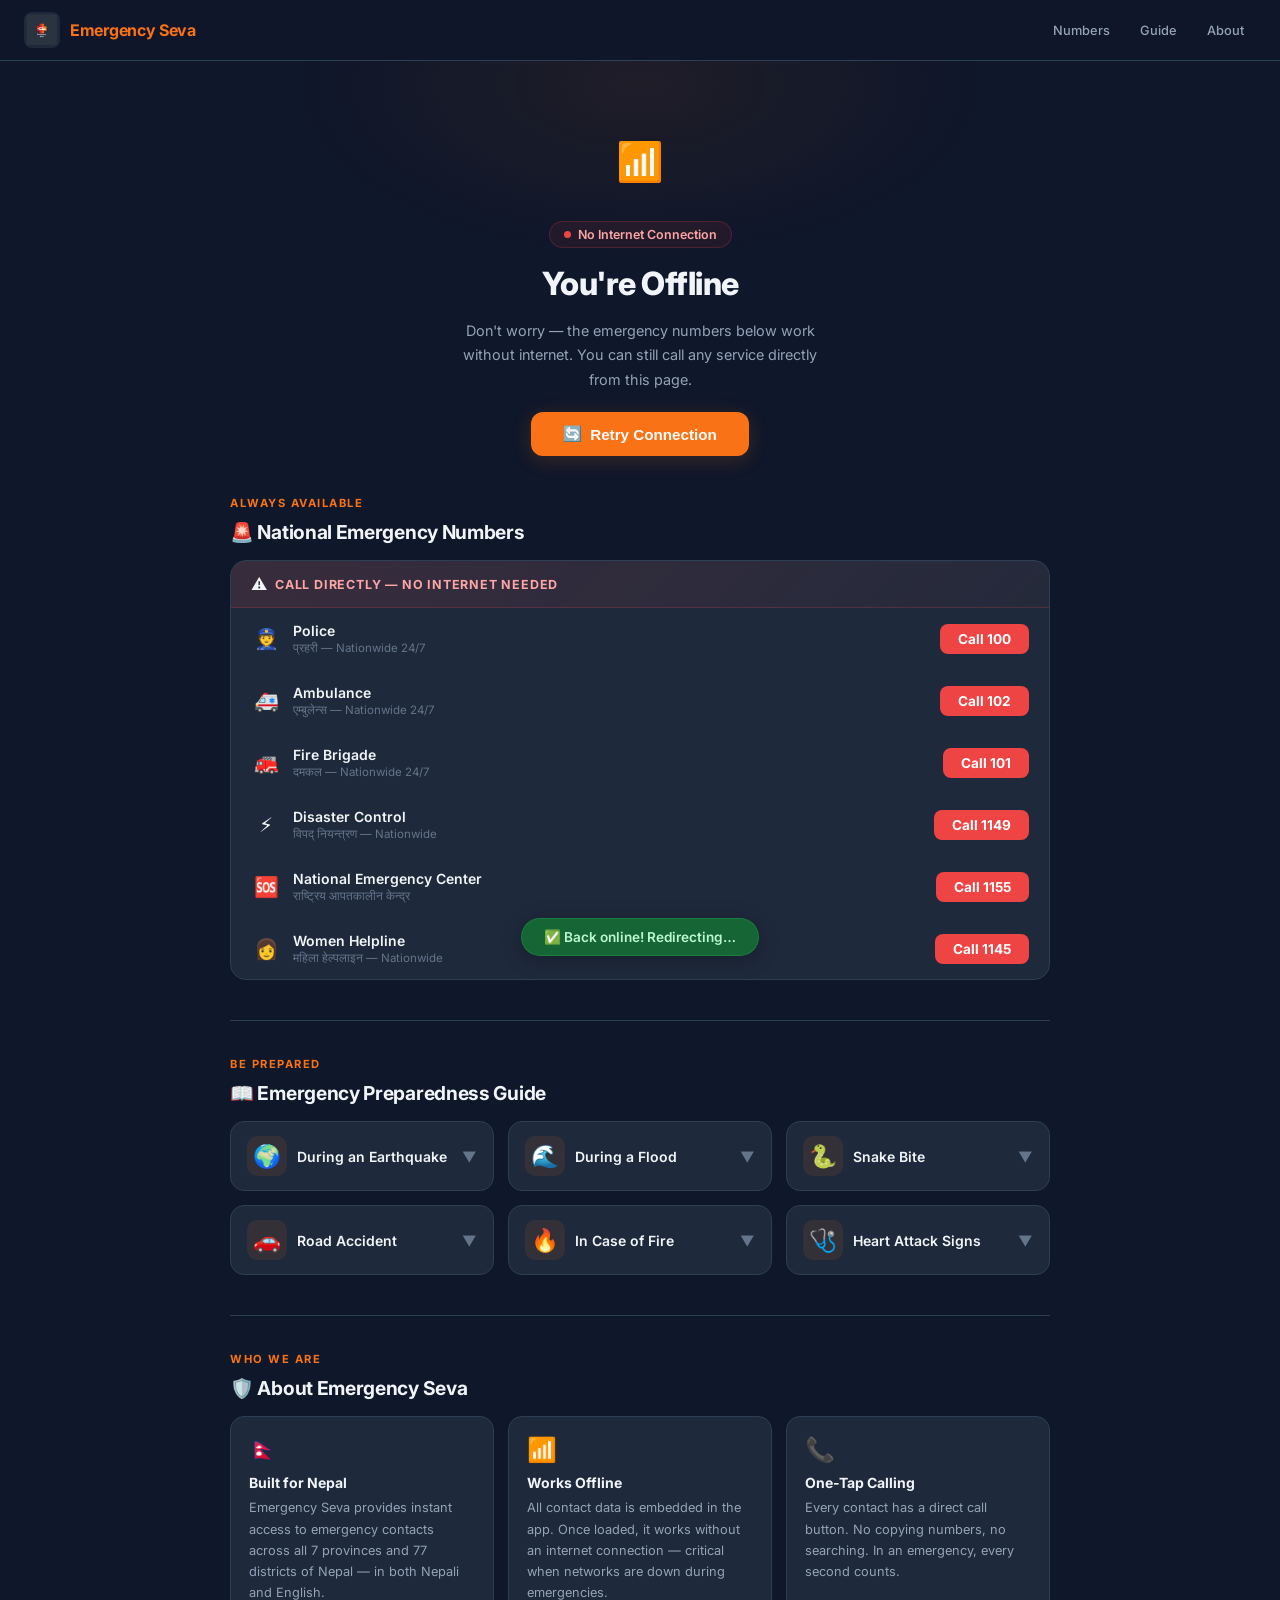
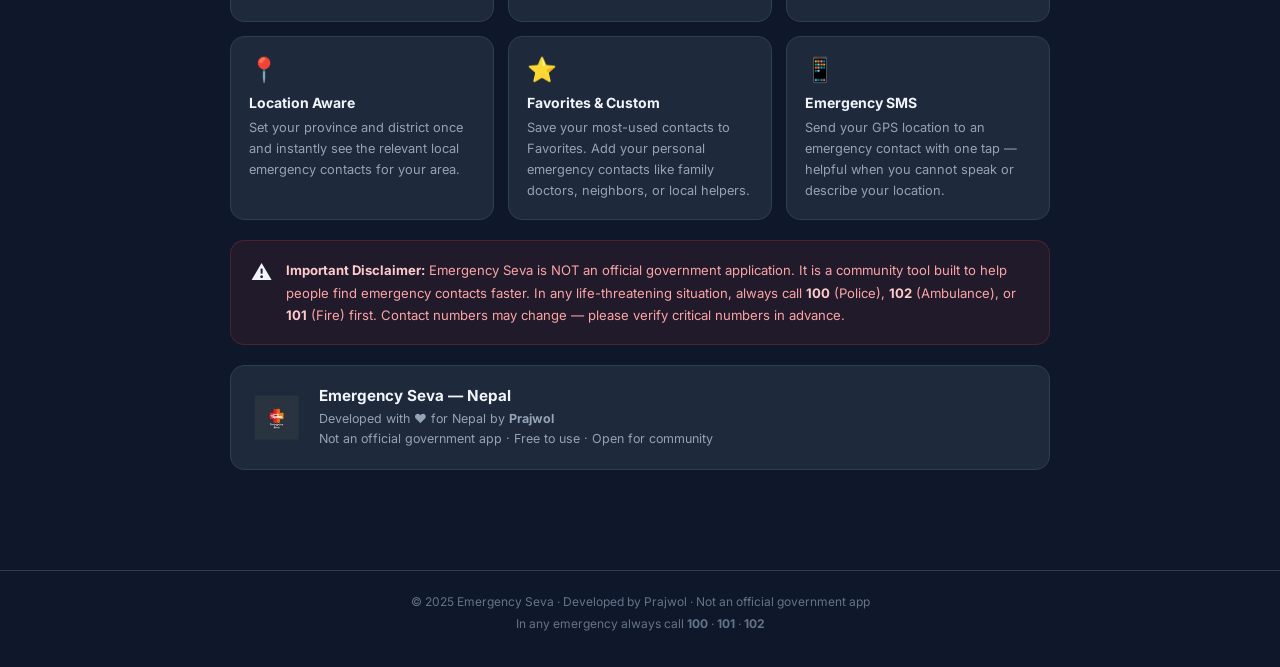
<file: offline.html>
<!DOCTYPE html>
<html lang="ne">
<head>
  <meta charset="UTF-8"/>
  <meta name="viewport" content="width=device-width, initial-scale=1.0"/>
  <title>Offline — Emergency Seva</title>
  <link rel="preconnect" href="https://fonts.googleapis.com"/>
  <link href="https://fonts.googleapis.com/css2?family=Inter:wght@400;500;600;700;800&display=swap" rel="stylesheet"/>
  <style>
    *, *::before, *::after { box-sizing: border-box; margin: 0; padding: 0; }

    :root {
      --orange: #f97316;
      --orange-dark: #ea6c0a;
      --orange-glow: #f9731618;
      --red: #ef4444;
      --red-dim: #ef444415;
      --red-border: #ef444435;
      --bg: #0f172a;
      --bg-card: #1e293b;
      --bg-card2: #162032;
      --text: #f1f5f9;
      --text-muted: #94a3b8;
      --text-dim: #64748b;
      --border: #2d3f55;
      --border-light: #1e293b;
      --green: #22c55e;
    }

    html { scroll-behavior: smooth; }

    body {
      font-family: 'Inter', system-ui, sans-serif;
      background: var(--bg);
      color: var(--text);
      min-height: 100vh;
      padding: 0;
      overflow-x: hidden;
    }

    /* Ambient glow */
    body::before {
      content: '';
      position: fixed;
      top: -10%;
      left: 50%;
      transform: translateX(-50%);
      width: 700px;
      height: 350px;
      background: radial-gradient(ellipse, #f9731612 0%, transparent 70%);
      pointer-events: none;
      z-index: 0;
    }

    /* ── NAV ── */
    .nav {
      position: sticky;
      top: 0;
      z-index: 100;
      background: #0f172aee;
      backdrop-filter: blur(12px);
      border-bottom: 1px solid var(--border);
      padding: 12px 24px;
      display: flex;
      align-items: center;
      justify-content: space-between;
    }
    .nav-brand {
      display: flex;
      align-items: center;
      gap: 10px;
      text-decoration: none;
    }
    .nav-logo {
      width: 36px;
      height: 36px;
      border-radius: 8px;
      object-fit: cover;
    }
    .nav-name {
      font-size: 1rem;
      font-weight: 700;
      color: var(--orange);
      letter-spacing: -0.3px;
    }
    .nav-links {
      display: flex;
      gap: 6px;
    }
    .nav-link {
      color: var(--text-muted);
      text-decoration: none;
      font-size: 0.8rem;
      font-weight: 500;
      padding: 6px 12px;
      border-radius: 8px;
      transition: background 0.15s, color 0.15s;
    }
    .nav-link:hover { background: #ffffff0a; color: var(--text); }

    /* ── HERO ── */
    .hero {
      position: relative;
      z-index: 1;
      text-align: center;
      padding: 56px 24px 40px;
      display: flex;
      flex-direction: column;
      align-items: center;
      gap: 16px;
      animation: fadeUp 0.5s ease both;
    }
    @keyframes fadeUp {
      from { opacity: 0; transform: translateY(20px); }
      to   { opacity: 1; transform: translateY(0); }
    }

    .signal-wrap {
      position: relative;
      width: 88px;
      height: 88px;
      display: flex;
      align-items: center;
      justify-content: center;
    }
    .signal-ring {
      position: absolute;
      inset: 0;
      border-radius: 50%;
      border: 2px solid var(--orange);
      opacity: 0;
      animation: pulse-ring 2.2s ease-out infinite;
    }
    .signal-ring:nth-child(2) { animation-delay: 0.55s; }
    .signal-ring:nth-child(3) { animation-delay: 1.1s; }
    @keyframes pulse-ring {
      0%   { transform: scale(0.55); opacity: 0.7; }
      100% { transform: scale(1.5); opacity: 0; }
    }
    .signal-icon { position: relative; z-index: 1; font-size: 2.4rem; }

    .status-pill {
      display: inline-flex;
      align-items: center;
      gap: 7px;
      background: var(--red-dim);
      border: 1px solid var(--red-border);
      border-radius: 999px;
      padding: 5px 14px;
      font-size: 0.78rem;
      font-weight: 600;
      color: #fca5a5;
    }
    .status-dot {
      width: 7px; height: 7px;
      border-radius: 50%;
      background: var(--red);
      animation: blink 1.5s ease-in-out infinite;
    }
    @keyframes blink {
      0%, 100% { opacity: 1; }
      50%       { opacity: 0.15; }
    }

    .hero h1 {
      font-size: clamp(1.5rem, 4vw, 2rem);
      font-weight: 800;
      letter-spacing: -0.5px;
      color: var(--text);
    }
    .hero p {
      font-size: 0.9rem;
      color: var(--text-muted);
      line-height: 1.7;
      max-width: 360px;
    }

    .retry-btn {
      background: var(--orange);
      color: white;
      border: none;
      padding: 13px 32px;
      border-radius: 12px;
      font-size: 0.95rem;
      font-weight: 700;
      cursor: pointer;
      box-shadow: 0 4px 20px #f9731630;
      transition: background 0.15s, transform 0.1s, box-shadow 0.15s;
      display: inline-flex;
      align-items: center;
      gap: 8px;
      margin-top: 4px;
    }
    .retry-btn:hover  { background: var(--orange-dark); box-shadow: 0 4px 28px #f9731650; }
    .retry-btn:active { transform: scale(0.97); }
    .retry-btn:disabled { opacity: 0.65; cursor: not-allowed; }
    .spinner {
      display: none; width: 16px; height: 16px;
      border: 2px solid #ffffff40; border-top-color: white;
      border-radius: 50%; animation: spin 0.7s linear infinite;
    }
    @keyframes spin { to { transform: rotate(360deg); } }

    /* ── SECTIONS ── */
    .page { max-width: 860px; margin: 0 auto; padding: 0 20px 60px; }
    .section { margin-bottom: 40px; animation: fadeUp 0.5s ease both; }

    .section-label {
      font-size: 0.7rem;
      font-weight: 700;
      letter-spacing: 1.5px;
      text-transform: uppercase;
      color: var(--orange);
      margin-bottom: 10px;
    }
    .section-title {
      font-size: 1.2rem;
      font-weight: 700;
      color: var(--text);
      margin-bottom: 16px;
      letter-spacing: -0.3px;
    }

    /* ── EMERGENCY NUMBERS ── */
    .emergency-card {
      background: var(--bg-card);
      border: 1px solid var(--border);
      border-radius: 16px;
      overflow: hidden;
    }
    .emergency-card-header {
      background: linear-gradient(135deg, #ef444420, #ef444408);
      border-bottom: 1px solid var(--red-border);
      padding: 13px 20px;
      display: flex;
      align-items: center;
      gap: 8px;
    }
    .emergency-card-header h3 {
      font-size: 0.78rem;
      font-weight: 700;
      color: #fca5a5;
      text-transform: uppercase;
      letter-spacing: 0.8px;
    }
    .number-item {
      display: flex;
      justify-content: space-between;
      align-items: center;
      padding: 14px 20px;
      border-bottom: 1px solid var(--border-light);
      transition: background 0.15s;
    }
    .number-item:last-child { border-bottom: none; }
    .number-item:hover { background: #ffffff05; }
    .number-left { display: flex; align-items: center; gap: 12px; }
    .number-emoji { font-size: 1.25rem; width: 30px; text-align: center; }
    .number-label { font-size: 0.875rem; font-weight: 600; color: var(--text); display: block; }
    .number-sub { font-size: 0.72rem; color: var(--text-dim); display: block; margin-top: 2px; }
    .call-btn {
      background: var(--red);
      color: white;
      padding: 7px 18px;
      border-radius: 8px;
      text-decoration: none;
      font-size: 0.85rem;
      font-weight: 700;
      transition: background 0.15s, transform 0.1s;
      white-space: nowrap;
    }
    .call-btn:hover  { background: #dc2626; }
    .call-btn:active { transform: scale(0.95); }

    /* ── EMERGENCY GUIDE ── */
    .guide-grid {
      display: grid;
      grid-template-columns: repeat(auto-fill, minmax(260px, 1fr));
      gap: 14px;
    }
    .guide-card {
      background: var(--bg-card);
      border: 1px solid var(--border);
      border-radius: 14px;
      overflow: hidden;
      cursor: pointer;
      transition: border-color 0.2s, transform 0.15s;
    }
    .guide-card:hover { border-color: var(--orange); transform: translateY(-2px); }
    .guide-card.open { border-color: var(--orange); }
    .guide-card-header {
      display: flex;
      align-items: center;
      justify-content: space-between;
      padding: 14px 16px;
      gap: 10px;
    }
    .guide-card-left { display: flex; align-items: center; gap: 10px; }
    .guide-emoji {
      font-size: 1.4rem;
      width: 40px; height: 40px;
      background: var(--orange-glow);
      border-radius: 10px;
      display: flex; align-items: center; justify-content: center;
      flex-shrink: 0;
    }
    .guide-title { font-size: 0.875rem; font-weight: 600; color: var(--text); }
    .guide-chevron {
      color: var(--text-dim);
      font-size: 0.9rem;
      transition: transform 0.25s;
      flex-shrink: 0;
    }
    .guide-card.open .guide-chevron { transform: rotate(180deg); color: var(--orange); }
    .guide-steps {
      display: none;
      padding: 0 16px 16px;
      border-top: 1px solid var(--border-light);
      margin-top: 0;
    }
    .guide-card.open .guide-steps { display: block; }
    .guide-steps ol {
      padding-left: 18px;
      margin-top: 12px;
    }
    .guide-steps li {
      font-size: 0.82rem;
      color: var(--text-muted);
      line-height: 1.65;
      margin-bottom: 6px;
      padding-left: 4px;
    }
    .guide-steps li:last-child { margin-bottom: 0; }
    .step-tag {
      display: inline-block;
      background: var(--orange-glow);
      color: var(--orange);
      font-size: 0.65rem;
      font-weight: 700;
      padding: 1px 6px;
      border-radius: 4px;
      margin-right: 4px;
      vertical-align: middle;
      letter-spacing: 0.5px;
      text-transform: uppercase;
    }

    /* ── ABOUT ── */
    .about-grid {
      display: grid;
      grid-template-columns: repeat(auto-fill, minmax(240px, 1fr));
      gap: 14px;
      margin-bottom: 20px;
    }
    .about-card {
      background: var(--bg-card);
      border: 1px solid var(--border);
      border-radius: 14px;
      padding: 18px;
    }
    .about-card-icon { font-size: 1.5rem; margin-bottom: 10px; }
    .about-card-title { font-size: 0.875rem; font-weight: 700; color: var(--text); margin-bottom: 6px; }
    .about-card-desc  { font-size: 0.8rem; color: var(--text-muted); line-height: 1.65; }

    .disclaimer-box {
      background: var(--red-dim);
      border: 1px solid var(--red-border);
      border-radius: 14px;
      padding: 18px 20px;
      display: flex;
      gap: 14px;
      align-items: flex-start;
    }
    .disclaimer-icon { font-size: 1.3rem; flex-shrink: 0; margin-top: 1px; }
    .disclaimer-text { font-size: 0.82rem; color: #fca5a5; line-height: 1.7; }
    .disclaimer-text strong { color: #fecaca; }

    .about-footer {
      margin-top: 20px;
      background: var(--bg-card);
      border: 1px solid var(--border);
      border-radius: 14px;
      padding: 20px;
      display: flex;
      align-items: center;
      gap: 16px;
    }
    .about-logo { width: 52px; height: 52px; border-radius: 12px; object-fit: cover; }
    .about-footer-text h4 { font-size: 0.95rem; font-weight: 700; color: var(--text); margin-bottom: 4px; }
    .about-footer-text p  { font-size: 0.78rem; color: var(--text-muted); line-height: 1.6; }

    /* ── DIVIDER ── */
    .divider {
      border: none;
      border-top: 1px solid var(--border);
      margin: 8px 0 36px;
    }

    /* ── FOOTER ── */
    .page-footer {
      text-align: center;
      padding: 20px 24px 32px;
      font-size: 0.75rem;
      color: var(--text-dim);
      line-height: 1.8;
      border-top: 1px solid var(--border);
    }

    /* ── ONLINE TOAST ── */
    .online-toast {
      position: fixed;
      bottom: 24px; left: 50%;
      transform: translateX(-50%) translateY(80px);
      background: #166534;
      border: 1px solid #22c55e40;
      color: #bbf7d0;
      padding: 10px 22px;
      border-radius: 999px;
      font-size: 0.85rem;
      font-weight: 600;
      display: flex; align-items: center; gap: 8px;
      transition: transform 0.3s ease;
      z-index: 999;
      white-space: nowrap;
      box-shadow: 0 4px 20px #00000040;
    }
    .online-toast.show { transform: translateX(-50%) translateY(0); }

    @media (max-width: 520px) {
      .nav-links { display: none; }
      .guide-grid, .about-grid { grid-template-columns: 1fr; }
      .about-footer { flex-direction: column; text-align: center; }
    }
    @media (prefers-reduced-motion: reduce) {
      .signal-ring, .status-dot { animation: none; }
      * { animation-duration: 0.01ms !important; }
    }
  </style>
</head>
<body>

  <!-- NAV -->
  <nav class="nav">
    <a class="nav-brand" href="/Emergency-seva/">
      <img class="nav-logo" src="[data-uri]" alt="Emergency Seva Logo"/>
      <span class="nav-name">Emergency Seva</span>
    </a>
    <div class="nav-links">
      <a class="nav-link" href="#numbers">Numbers</a>
      <a class="nav-link" href="#guide">Guide</a>
      <a class="nav-link" href="#about">About</a>
    </div>
  </nav>

  <!-- HERO -->
  <div class="hero">
    <div class="signal-wrap">
      <div class="signal-ring"></div>
      <div class="signal-ring"></div>
      <div class="signal-ring"></div>
      <div class="signal-icon">📶</div>
    </div>
    <div class="status-pill">
      <div class="status-dot"></div>
      No Internet Connection
    </div>
    <h1>You're Offline</h1>
    <p>Don't worry — the emergency numbers below work without internet. You can still call any service directly from this page.</p>
    <button class="retry-btn" id="retry-btn" onclick="retryConnection()">
      <span id="retry-icon">🔄</span>
      <span id="retry-text">Retry Connection</span>
      <div class="spinner" id="spinner"></div>
    </button>
  </div>

  <!-- PAGE CONTENT -->
  <div class="page">

    <!-- EMERGENCY NUMBERS -->
    <div class="section" id="numbers">
      <p class="section-label">Always Available</p>
      <h2 class="section-title">🚨 National Emergency Numbers</h2>
      <div class="emergency-card">
        <div class="emergency-card-header">
          <span>⚠️</span>
          <h3>Call directly — no internet needed</h3>
        </div>
        <div class="number-item">
          <div class="number-left">
            <div class="number-emoji">👮</div>
            <div>
              <span class="number-label">Police</span>
              <span class="number-sub">प्रहरी — Nationwide 24/7</span>
            </div>
          </div>
          <a href="tel:100" class="call-btn">Call 100</a>
        </div>
        <div class="number-item">
          <div class="number-left">
            <div class="number-emoji">🚑</div>
            <div>
              <span class="number-label">Ambulance</span>
              <span class="number-sub">एम्बुलेन्स — Nationwide 24/7</span>
            </div>
          </div>
          <a href="tel:102" class="call-btn">Call 102</a>
        </div>
        <div class="number-item">
          <div class="number-left">
            <div class="number-emoji">🚒</div>
            <div>
              <span class="number-label">Fire Brigade</span>
              <span class="number-sub">दमकल — Nationwide 24/7</span>
            </div>
          </div>
          <a href="tel:101" class="call-btn">Call 101</a>
        </div>
        <div class="number-item">
          <div class="number-left">
            <div class="number-emoji">⚡</div>
            <div>
              <span class="number-label">Disaster Control</span>
              <span class="number-sub">विपद् नियन्त्रण — Nationwide</span>
            </div>
          </div>
          <a href="tel:1149" class="call-btn">Call 1149</a>
        </div>
        <div class="number-item">
          <div class="number-left">
            <div class="number-emoji">🆘</div>
            <div>
              <span class="number-label">National Emergency Center</span>
              <span class="number-sub">राष्ट्रिय आपतकालीन केन्द्र</span>
            </div>
          </div>
          <a href="tel:1155" class="call-btn">Call 1155</a>
        </div>
        <div class="number-item">
          <div class="number-left">
            <div class="number-emoji">👩</div>
            <div>
              <span class="number-label">Women Helpline</span>
              <span class="number-sub">महिला हेल्पलाइन — Nationwide</span>
            </div>
          </div>
          <a href="tel:1145" class="call-btn">Call 1145</a>
        </div>
      </div>
    </div>

    <hr class="divider"/>

    <!-- EMERGENCY GUIDE -->
    <div class="section" id="guide">
      <p class="section-label">Be Prepared</p>
      <h2 class="section-title">📖 Emergency Preparedness Guide</h2>
      <div class="guide-grid">

        <div class="guide-card" onclick="toggleGuide(this)">
          <div class="guide-card-header">
            <div class="guide-card-left">
              <div class="guide-emoji">🌍</div>
              <span class="guide-title">During an Earthquake</span>
            </div>
            <span class="guide-chevron">▼</span>
          </div>
          <div class="guide-steps">
            <ol>
              <li><span class="step-tag">1st</span>DROP to the ground immediately — do not run.</li>
              <li><span class="step-tag">2nd</span>Take COVER under a sturdy table or cover your head with your arms.</li>
              <li><span class="step-tag">3rd</span>HOLD ON until the shaking completely stops.</li>
              <li>Stay away from windows, glass, and anything that could fall.</li>
              <li>Do NOT use elevators. Use stairs when exiting after shaking stops.</li>
              <li>After exiting, move to an open area away from buildings.</li>
            </ol>
          </div>
        </div>

        <div class="guide-card" onclick="toggleGuide(this)">
          <div class="guide-card-header">
            <div class="guide-card-left">
              <div class="guide-emoji">🌊</div>
              <span class="guide-title">During a Flood</span>
            </div>
            <span class="guide-chevron">▼</span>
          </div>
          <div class="guide-steps">
            <ol>
              <li><span class="step-tag">Key</span>Move immediately to higher ground — don't wait.</li>
              <li>Do NOT walk, swim, or drive through flood waters.</li>
              <li>6 inches of moving water can knock you down.</li>
              <li>1 foot of water can sweep a vehicle away.</li>
              <li>Stay off bridges over fast-moving water.</li>
              <li>Listen to authorities and do not return until cleared.</li>
            </ol>
          </div>
        </div>

        <div class="guide-card" onclick="toggleGuide(this)">
          <div class="guide-card-header">
            <div class="guide-card-left">
              <div class="guide-emoji">🐍</div>
              <span class="guide-title">Snake Bite</span>
            </div>
            <span class="guide-chevron">▼</span>
          </div>
          <div class="guide-steps">
            <ol>
              <li><span class="step-tag">Do</span>Stay calm and move away from the snake.</li>
              <li>Remove tight clothing and jewelry before swelling starts.</li>
              <li>Keep the bite area below heart level.</li>
              <li>Clean the wound gently with soap and water.</li>
              <li><span class="step-tag">Don't</span>Do NOT cut the wound or suck out the venom.</li>
              <li>Do NOT apply a tourniquet or ice.</li>
              <li>Seek medical help immediately — call 102.</li>
            </ol>
          </div>
        </div>

        <div class="guide-card" onclick="toggleGuide(this)">
          <div class="guide-card-header">
            <div class="guide-card-left">
              <div class="guide-emoji">🚗</div>
              <span class="guide-title">Road Accident</span>
            </div>
            <span class="guide-chevron">▼</span>
          </div>
          <div class="guide-steps">
            <ol>
              <li><span class="step-tag">1st</span>Check the scene for safety before approaching.</li>
              <li>Call 102 (Ambulance) or 100 (Police) immediately.</li>
              <li>Do NOT move someone with a possible neck or back injury.</li>
              <li>Stop bleeding by applying firm pressure with a clean cloth.</li>
              <li>Keep the person warm and reassured.</li>
              <li>Do not give anything to eat or drink.</li>
            </ol>
          </div>
        </div>

        <div class="guide-card" onclick="toggleGuide(this)">
          <div class="guide-card-header">
            <div class="guide-card-left">
              <div class="guide-emoji">🔥</div>
              <span class="guide-title">In Case of Fire</span>
            </div>
            <span class="guide-chevron">▼</span>
          </div>
          <div class="guide-steps">
            <ol>
              <li><span class="step-tag">Small</span>Use extinguisher: Pull, Aim, Squeeze, Sweep (PASS).</li>
              <li><span class="step-tag">Large</span>Evacuate immediately. Do not try to fight it.</li>
              <li>Feel doors before opening — if hot, use another exit.</li>
              <li>Stay low to avoid smoke inhalation while escaping.</li>
              <li>Once out, stay out — never re-enter a burning building.</li>
              <li>Call Fire Brigade: 101 from a safe location.</li>
            </ol>
          </div>
        </div>

        <div class="guide-card" onclick="toggleGuide(this)">
          <div class="guide-card-header">
            <div class="guide-card-left">
              <div class="guide-emoji">🩺</div>
              <span class="guide-title">Heart Attack Signs</span>
            </div>
            <span class="guide-chevron">▼</span>
          </div>
          <div class="guide-steps">
            <ol>
              <li><span class="step-tag">Signs</span>Chest pain, shortness of breath, sweating, arm/jaw pain.</li>
              <li>Call 102 immediately — do not wait.</li>
              <li>Have the person sit or lie down in a comfortable position.</li>
              <li>Loosen tight clothing around neck and chest.</li>
              <li>If trained, be ready to perform CPR if they become unresponsive.</li>
              <li>Stay calm and keep the person calm until help arrives.</li>
            </ol>
          </div>
        </div>

      </div>
    </div>

    <hr class="divider"/>

    <!-- ABOUT -->
    <div class="section" id="about">
      <p class="section-label">Who We Are</p>
      <h2 class="section-title">🛡️ About Emergency Seva</h2>

      <div class="about-grid">
        <div class="about-card">
          <div class="about-card-icon">🇳🇵</div>
          <div class="about-card-title">Built for Nepal</div>
          <div class="about-card-desc">Emergency Seva provides instant access to emergency contacts across all 7 provinces and 77 districts of Nepal — in both Nepali and English.</div>
        </div>
        <div class="about-card">
          <div class="about-card-icon">📶</div>
          <div class="about-card-title">Works Offline</div>
          <div class="about-card-desc">All contact data is embedded in the app. Once loaded, it works without an internet connection — critical when networks are down during emergencies.</div>
        </div>
        <div class="about-card">
          <div class="about-card-icon">📞</div>
          <div class="about-card-title">One-Tap Calling</div>
          <div class="about-card-desc">Every contact has a direct call button. No copying numbers, no searching. In an emergency, every second counts.</div>
        </div>
        <div class="about-card">
          <div class="about-card-icon">📍</div>
          <div class="about-card-title">Location Aware</div>
          <div class="about-card-desc">Set your province and district once and instantly see the relevant local emergency contacts for your area.</div>
        </div>
        <div class="about-card">
          <div class="about-card-icon">⭐</div>
          <div class="about-card-title">Favorites & Custom</div>
          <div class="about-card-desc">Save your most-used contacts to Favorites. Add your personal emergency contacts like family doctors, neighbors, or local helpers.</div>
        </div>
        <div class="about-card">
          <div class="about-card-icon">📱</div>
          <div class="about-card-title">Emergency SMS</div>
          <div class="about-card-desc">Send your GPS location to an emergency contact with one tap — helpful when you cannot speak or describe your location.</div>
        </div>
      </div>

      <div class="disclaimer-box">
        <div class="disclaimer-icon">⚠️</div>
        <div class="disclaimer-text">
          <strong>Important Disclaimer:</strong> Emergency Seva is NOT an official government application. It is a community tool built to help people find emergency contacts faster. In any life-threatening situation, always call <strong>100</strong> (Police), <strong>102</strong> (Ambulance), or <strong>101</strong> (Fire) first. Contact numbers may change — please verify critical numbers in advance.
        </div>
      </div>

      <div class="about-footer">
        <img class="about-logo" src="[data-uri]" alt="Logo"/>
        <div class="about-footer-text">
          <h4>Emergency Seva — Nepal</h4>
          <p>Developed with ❤️ for Nepal by <strong>Prajwol</strong><br/>
          Not an official government app · Free to use · Open for community</p>
        </div>
      </div>
    </div>

  </div>

  <!-- PAGE FOOTER -->
  <footer class="page-footer">
    © 2025 Emergency Seva · Developed by Prajwol · Not an official government app<br/>
    In any emergency always call <strong>100</strong> · <strong>101</strong> · <strong>102</strong>
  </footer>

  <!-- ONLINE TOAST -->
  <div class="online-toast" id="online-toast">✅ Back online! Redirecting…</div>

  <script>
    window.addEventListener('online', () => {
      document.getElementById('online-toast').classList.add('show');
      setTimeout(() => window.location.href = '/Emergency-seva/', 1500);
    });

    function retryConnection() {
      const btn = document.getElementById('retry-btn');
      const icon = document.getElementById('retry-icon');
      const text = document.getElementById('retry-text');
      const sp = document.getElementById('spinner');
      btn.disabled = true;
      icon.style.display = 'none';
      sp.style.display = 'block';
      text.textContent = 'Checking connection…';
      setTimeout(() => {
        if (navigator.onLine) {
          window.location.href = '/Emergency-seva/';
        } else {
          btn.disabled = false;
          icon.style.display = 'block';
          sp.style.display = 'none';
          text.textContent = 'Still offline — Try again';
          setTimeout(() => { text.textContent = 'Retry Connection'; }, 3000);
        }
      }, 1500);
    }

    function toggleGuide(card) {
      card.classList.toggle('open');
    }
  </script>

</body>
</html>
</file>
